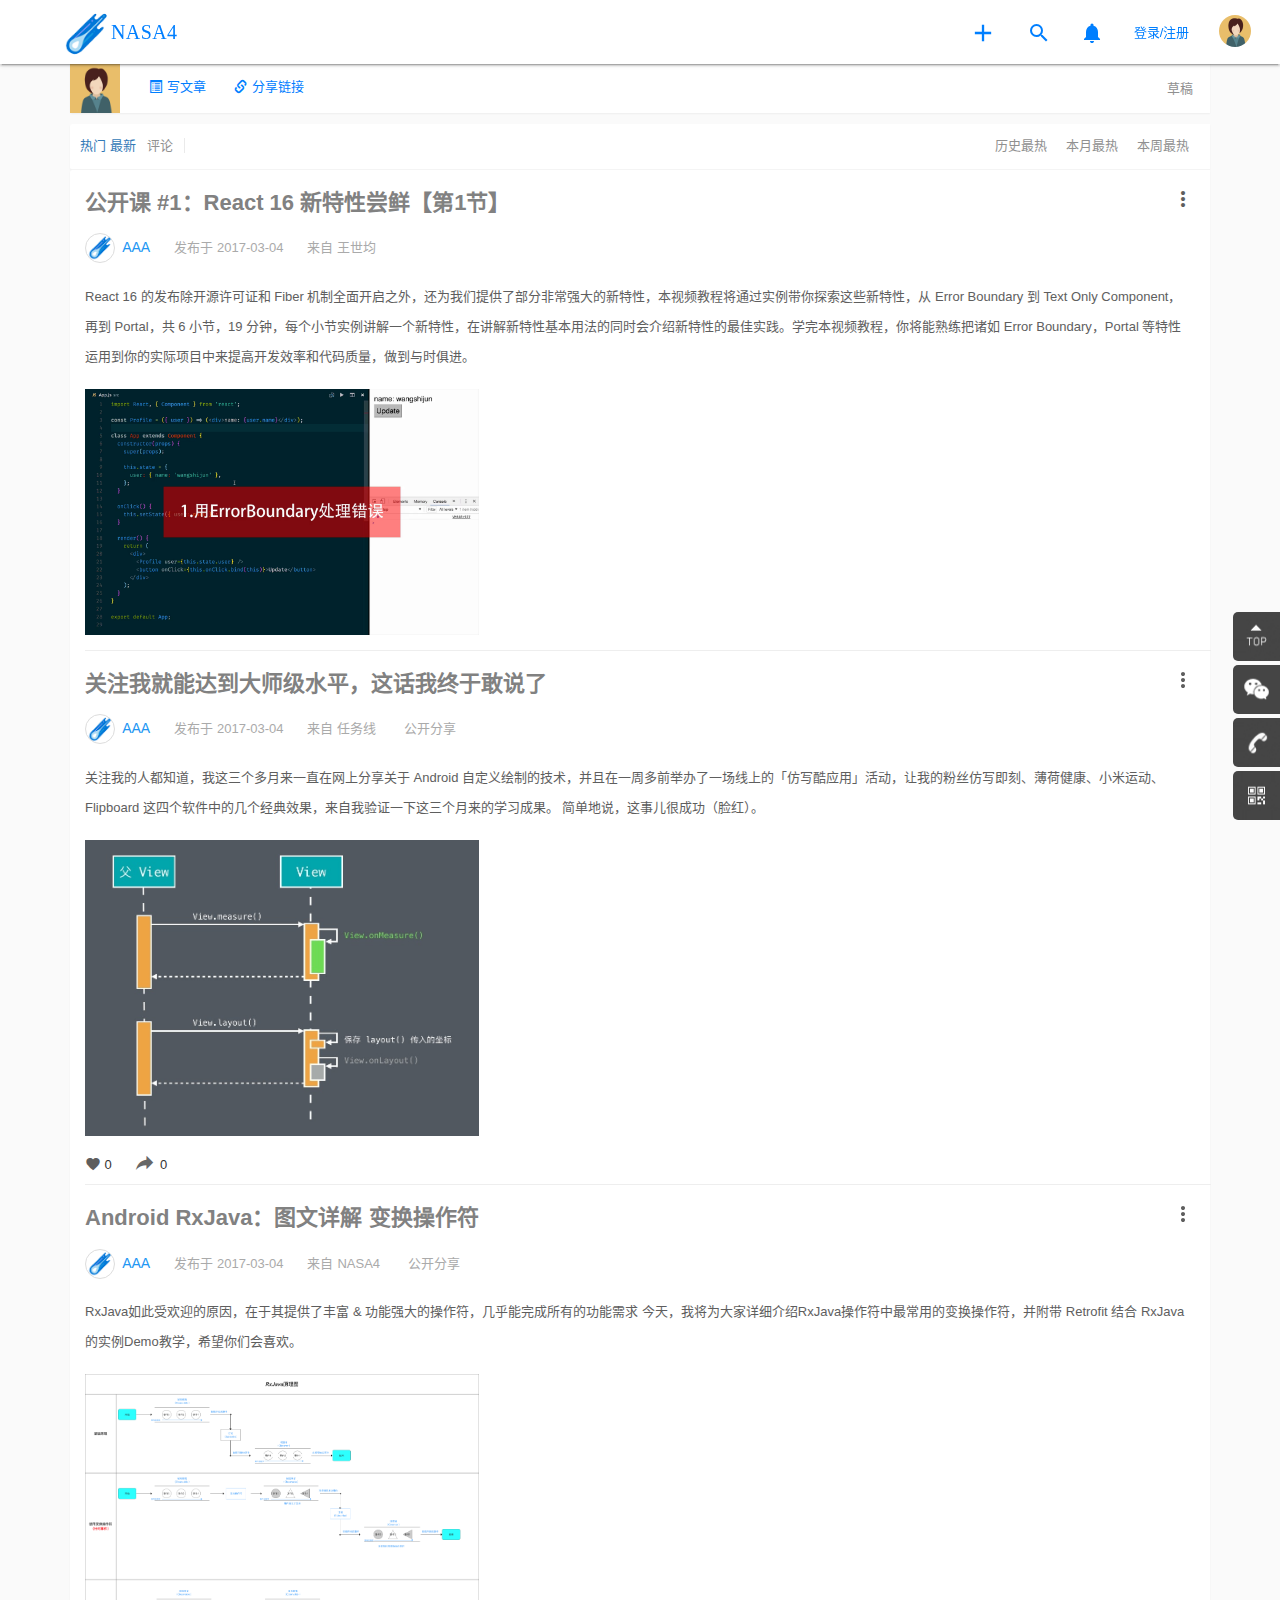
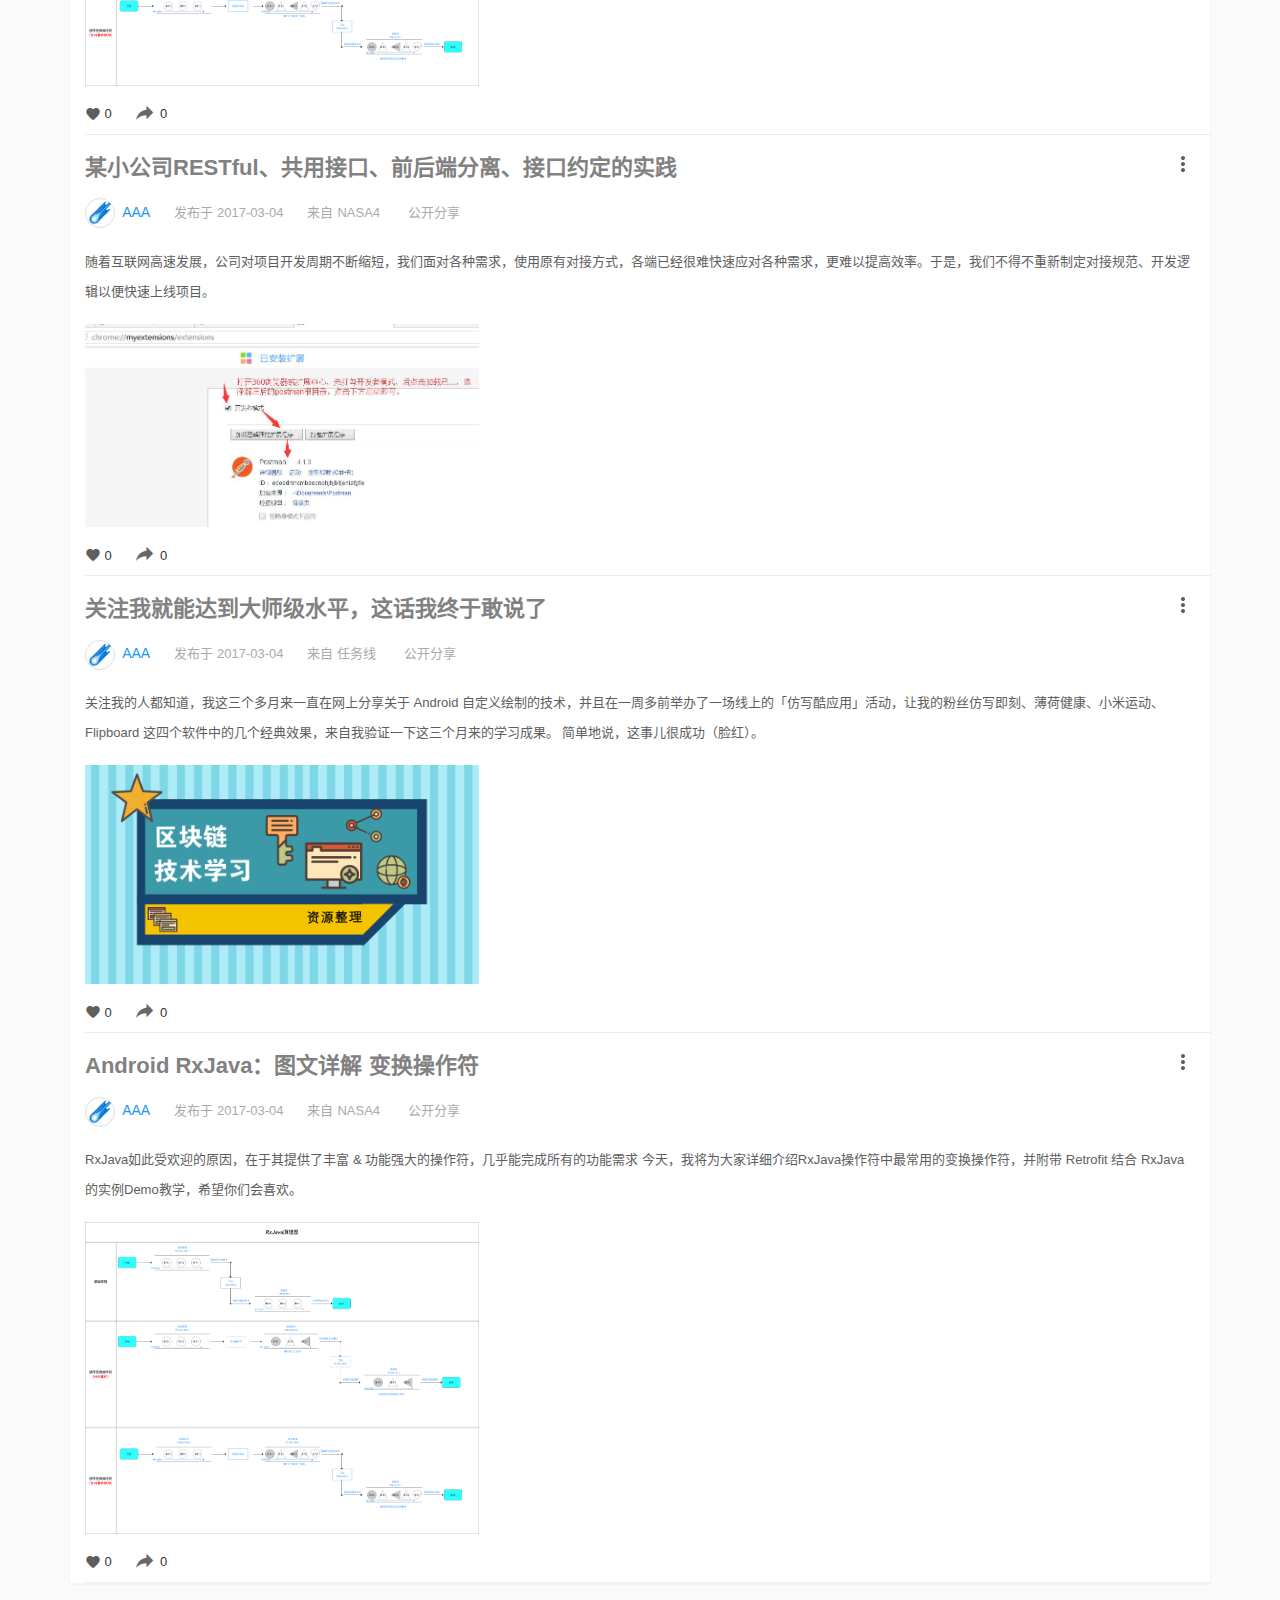
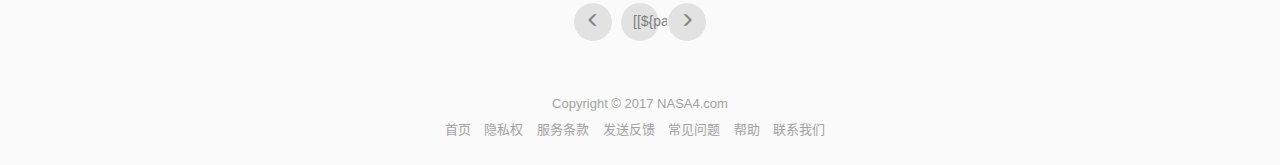
<file: src/main/resources/templates/index.html>
<!DOCTYPE html>
<html lang="zh-CN">
  <head>
    <meta charset="utf-8">
    <meta http-equiv="X-UA-Compatible" content="IE=edge">
    <meta name="viewport" content="width=device-width, initial-scale=1">
    <link rel="icon" type="image/x-icon" href="/images/ys2.png">
    <title>首页 - NASA4</title>

    <link href="../static/css/bootstrap.min.css" rel="stylesheet" th:href="@{/css/bootstrap.min.css}">
    <link href="../static/css/material-icons.css" rel="stylesheet" th:href="@{/css/material-icons.css}">
    <!-- <link rel="stylesheet" href="https://fonts.googleapis.com/icon?family=Material+Icons"> -->
    <link href="../static/css/base.css" rel="stylesheet" th:href="@{/css/base.css}">
    <link href="../static/css/info_detail.css" rel="stylesheet" th:href="@{/css/info_detail.css}">
    <link rel="stylesheet" href="../static/js/messenger/css/messenger.css" th:href="@{/js/messenger/css/messenger.css}">
    <link rel="stylesheet" href="../static/js/messenger/css/messenger-theme-flat.css" th:href="@{/js/messenger/css/messenger-theme-air.css}">

    <!-- HTML5 shim and Respond.js for IE8 support of HTML5 elements and media queries -->
    <!-- WARNING: Respond.js doesn't work if you view the page via file:// -->
    <!--[if lt IE 9]>
      <script src="https://cdn.bootcss.com/html5shiv/3.7.3/html5shiv.min.js"></script>
      <script src="https://cdn.bootcss.com/respond.js/1.4.2/respond.min.js"></script>
    <![endif]-->
  </head>
  <body>
    <div class="header">
      <!-- <div class="drawer_button"><i class="material-icons">menu</i></div> -->
      <div class="layout_header-row">
        <div class="logo"><img class="ys" src="../static/images/ys.png" th:src="@{/images/ys.png}"><a href="javascript:void(0);">NASA4</a>
          </div>
        <ul class="top-menu">  
          <li class="mitem">
          <a class="add-ys " href="../templates/input.html" th:href="@{/input}"><i class="material-icons">add</i></a>
        </li>
          <li class="mitem">
            <a class="mitema" href="javascript:void(0);" id="top-search"><i class="material-icons">search</i></a>
            <div id="top-search-wrap">
              <div class="tsw-inner">
                <i id="top-search-close" class="material-icons">search</i>
                <form><input type="text" name="keyword"></form>
              </div>
            </div>
          </li>
          <li class="mitem has-feedback hidden-xs">
            <a class="mitema" id="notifications" href="javascript:void(0);" data-toggle="dropdown" aria-haspopup="true" aria-expanded="false">
              <i class="material-icons">notifications</i>
            </a>
          </li>
          <!-- <li class="mitem"><a class="mitema" href="javascript:void(0);"><i class="material-icons">comment</i></a></li> -->
          <li class="mitem" th:if="${sessionUser?.id == null}"><a class="mitema" href="javascript:void(0);" th:href="@{/login}"><span>登录/注册</span></a></li><!-- 未登录 -->
          <li class="mitem has-feedback" th:if="${sessionUser?.id != null}"><!-- 已登录 -->
            <a class="mitema" id="top-thisuse" href="javascript:void(0);" data-toggle="dropdown" aria-haspopup="true" aria-expanded="false">
              <img src="../static/images/face14.png" th:src="@{/images/face14.png}" alt="" class="header_userimg"/>
            </a>
            <div class="dropdown-menu dropright dropdown-menu-lg" aria-labelledby="top-thisuse">
              <div id="notifications" class="listview">
                <div class="lv-header"> 个人信息 </div>
                <div class="lv-body" style="min-height: initial;">
                  <div class="myInfo">
                    <div class="myphoto">
                      <div class="userhead" data-type="update_avatar">
                        <a href="javascript:void(0);" style="display:block;"> 
                          <img src="../static/images/face14.png" th:src="@{/images/face14.png}" alt="" width="96px;" height="96px;" /> 
                          <span class="change-userhead">更改</span> 
                        </a> 
                      </div>
                    </div>
                    <div class="myshow">
                      <div class="myname" th:text="${sessionUser?.account}">用户</div>
                      <div class="Email" th:text="还未设置邮箱">123456@qq.com</div>
                      <div class="signature" th:text="还未设置个性签名">这是个性签名</div>

                      <a href="javascript:void(0);" class="btn btn-primary">我的账户</a>
                      <a href="javascript:void(0);" class="btn btn-default">设置</a>
                    </div>
                  </div>
                </div>
                <a href="javascript:void(0);" th:href="@{/logout (reload=${url})}" class="lv-footer m-t-10 loginOut" id="JLogout">退出</a> 
              </div>
            </div>
          </li>
        </ul>
      </div>
    </div>

    <!-- <div class="layout_drawer">左侧滑
      <ul class="drawer-menu">
        <li class="on"><a href="javascript:void(0);"><i class="material-icons">home</i>首页</a></li>
        <li><a href="javascript:void(0);"><i class="material-icons">description</i>专栏</a></li>
        <li><a href="javascript:void(0);"><i class="material-icons">photo</i>收藏集</a></li>
        <li><a href="javascript:void(0);"><i class="material-icons">open_with</i>开源库</a></li>
        <hr>
        <li><a href="javascript:void(0);"><i class="material-icons">star</i>我关注的</a></li>
        <li><a href="javascript:void(0);"><i class="material-icons">desktop_mac</i>前端</a></li>
       <li><a href="javascript:void(0);"><i class="material-icons">palette</i>设计</a></li>
        <li><a href="javascript:void(0);"><i class="material-icons">poll</i>产品</a></li>
      </ul>
    </div> -->
    <div class="layout_obfuscator"></div><!--左侧滑时的蒙板-->

    <div class="main">
        <div class="container">
          <div class="row">
            <div class="col-md-12">
<div class="ys-left-img">
 <img  class="ye-img"src="../static/images/face14.png" th:src="@{/images/face14.png}">
 <span class="ya-write"><a href="../templates/input.html" th:href="@{/input}"><span class="glyphicon glyphicon-list-alt" aria-hidden="true"></span>写文章</a></span>
 <span class="ya-ace"><a href="javascript:void(0);"><span class="glyphicon glyphicon-link" aria-hidden="true"></span>分享链接</a></span>
 <a href="javascript:void(0);"><span class="ya-right">草稿</span></a>
</div>
<div class="ys-body">
 <span th:class="${url eq '/' or url eq '/index'} ? 'ya-write okk' : 'ya-ace woo'"><a href="/">热门</a></span>
 <span th:class="${url eq '/index/newest'} ? 'ya-write okk' : 'ya-ace woo'"><a href="/index/newest">最新</a></span>
 <span class="ya-ace woo"><a href="/comment">评论</a></span>
 <span class="ya-ace woo riggt"><a href="javascript:void(0);">本周最热</a></span>
 <span class="ya-ace woo riggt"><a href="javascript:void(0);">本月最热</a></span>
 <span class="ya-ace woo riggt"><a href="javascript:void(0);">历史最热</a></span>

</div>
      <div class="ys-body-weeo">
            <div class="info_detail container">
      <div class="row" th:remove="all-but-first">
        <div class="col-md-12" th:each="note,row:${ps?.content}">
          <div class="lv-header-alt clearfix">
            <div class="lvh-label">
              <a href="../templates/show.html" th:href="@{/note/{id} (id = ${note?.id})}" class="doqqu"><strong th:text="${note?.title}">公开课 #1：React 16 新特性尝鲜【第1节】</strong></a>
              <div class="author">
                <div class="img-div"><img src="../static/images/ys.png" th:src="@{/images/ys.png}" alt=""></div>
                <a href="javascript:void(0);" th:text="${note?.user?.account}">AAA</a>
                <em>发布于</em><span th:text="${note?.prettyCreateTime()}">2017-03-04</span>
                <em>来自</em><span th:text="${note?.user?.account}">王世均</span>
                <!-- <em></em><span>公开分享</span> -->
              </div>
            </div>
            <div class="detailMenu">
              <ul class="actions right-menu">
                <li class="dropdown action-show"><a href="javascript:void(0);" data-toggle="dropdown" aria-expanded="false"><i class="material-icons">more_vert</i></a>
                  <ul class="dropdown-menu dropdown-menu-right">
                    <li><a th:href="@{/note/{id} (id = ${note?.id})}" title="该信息的详情">该信息的详情</a></li>
                    <li th:if="${sessionUserId eq note?.user?.id}"><a href="javascript:void(0);" th:data-delete="|/note/${note?.id}|" title="删除">删除</a></li>
                    <li th:if="${sessionUserId eq note?.user?.id}"><a th:href="@{/edit/{id} (id=${note?.id})}" title="修改">修改</a></li>
                  </ul>
                </li>
              </ul>
            </div>
            <div class="card-contant">
              <div class="card-body card-padding">
                <div name="infobody" class="Jcontent">
                    <p class="Jtext"></p>
                    <p class="writing" th:text="${note?.description}">
                       React 16 的发布除开源许可证和 Fiber 机制全面开启之外，还为我们提供了部分非常强大的新特性，本视频教程将通过实例带你探索这些新特性，从 Error Boundary 到 Text Only Component，再到 Portal，共 6 小节，19 分钟，每个小节实例讲解一个新特性，在讲解新特性基本用法的同时会介绍新特性的最佳实践。学完本视频教程，你将能熟练把诸如 Error Boundary，Portal 等特性运用到你的实际项目中来提高开发效率和代码质量，做到与时俱进。 
                    </p><span><img class="ys-staic" src="../static/images/banner.jpg" th:src="${note?.image}"></span>
                    <p></p>
                </div>
                <!-- <ul class="wall-attrs clearfix list-inline list-unstyled">
                  <li class="wa-stats"> <span><i class="material-icons">favorite</i> 0</span> <span data-type="info" title="我喜欢" name="Jilike" class="direction">
                    <i class="material-icons reply">reply</i> 0</span> 
                  </li>
                </ul> -->
              </div>
            </div>
          </div>

        </div>
         <div class="col-md-12">
          <div class="lv-header-alt clearfix">
            <div class="lvh-label">
              <a href="../templates/show.html" th:href="@{/show}" class="doqqu"><strong>关注我就能达到大师级水平，这话我终于敢说了</strong></a>
              <div class="author">
                <div class="img-div"><img src="../static/images/ys.png" th:src="@{/images/ys.png}" alt=""></div>
                <a href="javascript:void(0);">AAA</a>
                <em>发布于</em><span>2017-03-04</span>
                <em>来自</em><span>任务线</span>
                <em></em><span>公开分享</span>
              </div>
            </div>
            <div class="detailMenu">
              <ul class="actions right-menu">
                <li class="dropdown action-show"><a href="javascript:void(0);" data-toggle="dropdown" aria-expanded="false"><i class="material-icons">more_vert</i></a>
                  <ul class="dropdown-menu dropdown-menu-right">
                    <li><a href="" title="该信息的详情">该信息的详情</a></li>
                    <li><a href="" title="删除">删除</a></li>
                    <li><a href="" title="修改">修改</a></li>
                  </ul>
                </li>
              </ul>
            </div>
            <div class="card-contant">
              <div class="card-body card-padding">
                <div name="infobody" class="Jcontent">
                    <p class="Jtext"></p>
                    <p class="writing">
                      关注我的人都知道，我这三个多月来一直在网上分享关于 Android 自定义绘制的技术，并且在一周多前举办了一场线上的「仿写酷应用」活动，让我的粉丝仿写即刻、薄荷健康、小米运动、Flipboard 这四个软件中的几个经典效果，来自我验证一下这三个月来的学习成果。
简单地说，这事儿很成功（脸红）。
                    </p><span><img class="ys-staic" src="../static/images/banner3.jpeg" th:src="@{/images/banner3.jpeg}"></span>       
                    <p></p>
                </div>
                <ul class="wall-attrs clearfix list-inline list-unstyled">
                  <li class="wa-stats"> <span><i class="material-icons">favorite</i> 0</span> <span data-type="info" title="我喜欢" name="Jilike" class="direction">
                    <i class="material-icons reply">reply</i> 0</span> 
                  </li>
                </ul>
              </div>
            </div>
          </div>
          
        </div>
        <div class="col-md-12">
          <div class="lv-header-alt clearfix">
            <div class="lvh-label">
              <a href="../templates/show.html" th:href="@{/show}" class="doqqu"><strong>Android RxJava：图文详解 变换操作符</strong></a>
              <div class="author">
                <div class="img-div"><img src="../static/images/ys.png" th:src="@{/images/ys.png}" alt=""></div>
                <a href="javascript:void(0);">AAA</a>
                <em>发布于</em><span>2017-03-04</span>
                <em>来自</em><span>NASA4</span>
                <em></em><span>公开分享</span>
              </div>
            </div>
            <div class="detailMenu">
              <ul class="actions right-menu">
                <li class="dropdown action-show"><a href="javascript:void(0);" data-toggle="dropdown" aria-expanded="false"><i class="material-icons">more_vert</i></a>
                  <ul class="dropdown-menu dropdown-menu-right">
                    <li><a href="" title="该信息的详情">该信息的详情</a></li>
                    <li><a href="" title="删除">删除</a></li>
                    <li><a href="" title="修改">修改</a></li>
                  </ul>
                </li>
              </ul>
            </div>
            <div class="card-contant">
              <div class="card-body card-padding">
                <div name="infobody" class="Jcontent">
                    <p class="Jtext"></p>
                    <p class="writing">
                       RxJava如此受欢迎的原因，在于其提供了丰富 & 功能强大的操作符，几乎能完成所有的功能需求
今天，我将为大家详细介绍RxJava操作符中最常用的变换操作符，并附带 Retrofit 结合 RxJava的实例Demo教学，希望你们会喜欢。
                    </p><span><img class="ys-staic" src="../static/images/banner3.jpg" th:src="@{/images/banner3.jpg}"></span>       
                    <p></p>
                </div>
                <ul class="wall-attrs clearfix list-inline list-unstyled">
                  <li class="wa-stats"> <span><i class="material-icons">favorite</i> 0</span> <span data-type="info" title="我喜欢" name="Jilike" class="direction">
                    <i class="material-icons reply">reply</i> 0</span> 
                  </li>
                </ul>
              </div>
            </div>
          </div>
          
        </div>
        <div class="col-md-12">
          <div class="lv-header-alt clearfix">
            <div class="lvh-label">
              <a href="../templates/show.html" th:href="@{/show}" class="doqqu"><strong>某小公司RESTful、共用接口、前后端分离、接口约定的实践</strong></a>
              <div class="author">
                <div class="img-div"><img src="../static/images/ys.png" th:src="@{/images/ys.png}" alt=""></div>
                <a href="javascript:void(0);">AAA</a>
                <em>发布于</em><span>2017-03-04</span>
                <em>来自</em><span>NASA4</span>
                <em></em><span>公开分享</span>
              </div>
            </div>
            <div class="detailMenu">
              <ul class="actions right-menu">
                <li class="dropdown action-show"><a href="javascript:void(0);" data-toggle="dropdown" aria-expanded="false"><i class="material-icons">more_vert</i></a>
                  <ul class="dropdown-menu dropdown-menu-right">
                    <li><a href="" title="该信息的详情">该信息的详情</a></li>
                    <li><a href="" title="删除">删除</a></li>
                    <li><a href="" title="修改">修改</a></li>
                  </ul>
                </li>
              </ul>
            </div>
            <div class="card-contant">
              <div class="card-body card-padding">
                <div name="infobody" class="Jcontent">
                    <p class="Jtext"></p>
                    <p class="writing">
                       随着互联网高速发展，公司对项目开发周期不断缩短，我们面对各种需求，使用原有对接方式，各端已经很难快速应对各种需求，更难以提高效率。于是，我们不得不重新制定对接规范、开发逻辑以便快速上线项目。
                    </p><span><img class="ys-staic" src="../static/images/banner4.jpeg" th:src="@{/images/banner4.jpeg}"></span>       
                    <p></p>
                </div>
                <ul class="wall-attrs clearfix list-inline list-unstyled">
                  <li class="wa-stats"> <span><i class="material-icons">favorite</i> 0</span> <span data-type="info" title="我喜欢" name="Jilike" class="direction">
                    <i class="material-icons reply">reply</i> 0</span> 
                  </li>
                </ul>
              </div>
            </div>
          </div>
          
        </div>
        <div class="col-md-12">
          <div class="lv-header-alt clearfix">
            <div class="lvh-label">
              <a href="../templates/show.html" th:href="@{/show}" class="doqqu"><strong>关注我就能达到大师级水平，这话我终于敢说了</strong></a>
              <div class="author">
                <div class="img-div"><img src="../static/images/ys.png" th:src="@{/images/ys.png}" alt=""></div>
                <a href="javascript:void(0);">AAA</a>
                <em>发布于</em><span>2017-03-04</span>
                <em>来自</em><span>任务线</span>
                <em></em><span>公开分享</span>
              </div>
            </div>
            <div class="detailMenu">
              <ul class="actions right-menu">
                <li class="dropdown action-show"><a href="javascript:void(0);" data-toggle="dropdown" aria-expanded="false"><i class="material-icons">more_vert</i></a>
                  <ul class="dropdown-menu dropdown-menu-right">
                    <li><a href="" title="该信息的详情">该信息的详情</a></li>
                    <li><a href="" title="删除">删除</a></li>
                    <li><a href="" title="修改">修改</a></li>
                  </ul>
                </li>
              </ul>
            </div>
            <div class="card-contant">
              <div class="card-body card-padding">
                <div name="infobody" class="Jcontent">
                    <p class="Jtext"></p>
                    <p class="writing">
                      关注我的人都知道，我这三个多月来一直在网上分享关于 Android 自定义绘制的技术，并且在一周多前举办了一场线上的「仿写酷应用」活动，让我的粉丝仿写即刻、薄荷健康、小米运动、Flipboard 这四个软件中的几个经典效果，来自我验证一下这三个月来的学习成果。
简单地说，这事儿很成功（脸红）。
                    </p><span><img class="ys-staic" src="../static/images/banner6.jpg" th:src="@{/images/banner6.jpg}"></span>       
                    <p></p>
                </div>
                <ul class="wall-attrs clearfix list-inline list-unstyled">
                  <li class="wa-stats"> <span><i class="material-icons">favorite</i> 0</span> <span data-type="info" title="我喜欢" name="Jilike" class="direction">
                    <i class="material-icons reply">reply</i> 0</span> 
                  </li>
                </ul>
              </div>
            </div>
          </div>
          
        </div>
        <div class="col-md-12">
          <div class="lv-header-alt clearfix ysdupp">
            <div class="lvh-label">
              <a href="../templates/show.html" th:href="@{/show}" class="doqqu"><strong>Android RxJava：图文详解 变换操作符</strong></a>
              <div class="author">
                <div class="img-div"><img src="../static/images/ys.png" th:src="@{/images/ys.png}" alt=""></div>
                <a href="javascript:void(0);">AAA</a>
                <em>发布于</em><span>2017-03-04</span>
                <em>来自</em><span>NASA4</span>
                <em></em><span>公开分享</span>
              </div>
            </div>
            <div class="detailMenu">
              <ul class="actions right-menu">
                <li class="dropdown action-show"><a href="javascript:void(0);" data-toggle="dropdown" aria-expanded="false"><i class="material-icons">more_vert</i></a>
                  <ul class="dropdown-menu dropdown-menu-right">
                    <li><a href="" title="该信息的详情">该信息的详情</a></li>
                    <li><a href="" title="删除">删除</a></li>
                    <li><a href="" title="修改">修改</a></li>
                  </ul>
                </li>
              </ul>
            </div>
            <div class="card-contant">
              <div class="card-body card-padding">
                <div name="infobody" class="Jcontent">
                    <p class="Jtext"></p>
                    <p class="writing">
                       RxJava如此受欢迎的原因，在于其提供了丰富 & 功能强大的操作符，几乎能完成所有的功能需求
今天，我将为大家详细介绍RxJava操作符中最常用的变换操作符，并附带 Retrofit 结合 RxJava的实例Demo教学，希望你们会喜欢。
                    </p><span><img class="ys-staic" src="../static/images/banner3.jpg" th:src="@{/images/banner3.jpg}"></span>       
                    <p></p>
                </div>
                <ul class="wall-attrs clearfix list-inline list-unstyled">
                  <li class="wa-stats"> <span><i class="material-icons">favorite</i> 0</span> <span data-type="info" title="我喜欢" name="Jilike" class="direction">
                    <i class="material-icons reply">reply</i> 0</span> 
                  </li>
                </ul>
              </div>
            </div>
          </div>
          
        </div>

      </div>

    </div>

      </div>
       <div class="col-md-12 text-center" th:if="${0 lt ps?.totalPages}">
          <ul class="pagination">
            <li th:class="${ps?.first} ? 'disabled'">
              <a href="javascript:void(0);" th:data-page="|?page=${ps?.number - 1}|" aria-label="上一页">
                <span class="glyphicon glyphicon-menu-left" aria-hidden="true"></span>
              </a>
            </li>
            <li th:each="page:${#numbers.sequence(1,ps?.totalPages)}" th:class="${ps?.number == page-1} ? 'active'">
              <a th:href="@{/ (page=${page-1})}">[[${page}]]
                <span class="sr-only">(current)</span>
              </a>
            </li>
              <li th:class="${ps?.last} ? 'disabled'">
              <a href="javascript:void(0);" th:data-page="|?page=${ps?.number + 1}|" aria-label="下一页">
                <span class="glyphicon glyphicon-menu-right" aria-hidden="true"></span>
              </a>
            </li>
          </ul>
        </div>
    </div>
            </div>
            </div>

<div id="leftsead">
  <ul>
       <li>
      <a id="top_btn">
        <img src="../static/images/ll06.png" th:src="@{/images/ll06.png}" width="47" height="49" class="hides"/>
        <img src="../static/images/l06.png" th:src="@{/images/l06.png}" width="47" height="49" class="shows" />
      </a>
    </li>

    <li>
      <a href="">
        <img src="../static/images/ll03.png" th:src="@{/images/ll03.png}"  width="47" height="49" class="hides"/>
        <img src="../static/images/l03.png" th:src="@{/images/l03.png}" width="47" height="49" class="shows" />
      </a>
    </li>

    <li>
      <a href="">
          <img src="../static/images/ll02.png" th:src="@{/images/ll02.png}" width="166" height="49" class="hides"/>
        <img src="../static/images/l04.png" th:src="@{/images/l04.png}" width="47" height="49" class="shows" />
      </a>
    </li>

    <li>
      <a class="youhui">
        <img src="../static/images/l02.png" th:src="@{/images/l02.png}" width="47" height="49" class="shows" />
        <img src="../static/images/zfew.jpg" th:src="@{/images/zfew.jpg}" width="196" height="205" class="hides" usemap="#taklhtml"/>
      </a>
    </li>
  
  
  
  </ul>
</div>
    </div><!--main end-->

    <div class="footer">
      Copyright © 2017 NASA4.com
      <ul class="f-menu">

          <li><a href="javascript:void(0);">首页</a></li>
          <li><a href="javascript:void(0);">隐私权</a></li>
          <li><a href="javascript:void(0);">服务条款</a></li>
          <li><a href="javascript:void(0);">发送反馈</a></li>
          <li><a href="javascript:void(0);">常见问题</a></li>
          <li><a href="javascript:void(0);">帮助</a></li>
          <li><a href="javascript:void(0);">联系我们</a></li>
       </ul>
    </div>

    <!-- <div style="height:1000px;"></div> -->


    <script src="../static/js/jquery-1.11.3.min.js" th:src="@{/js/jquery-1.11.3.min.js}"></script>
    <script src="../static/js/bootstrap.min.js" th:src="@{/js/bootstrap.min.js}"></script>
    <script src="../static/js/main.js" th:src="@{/js/main.js}"></script>
    <script src="../static/js/messenger/js/messenger.min.js" th:src="@{/js/messenger/js/messenger.min.js}"></script>
    <script src="../static/js/messenger/js/messenger-theme-flat.js" th:src="@{/js/messenger/js/messenger-theme-flat.js}"></script>
    <script src="../static/js/base.js" th:src="@{/js/base.js}"></script>
    <script type="text/javascript">
    $(function(){
    	$(document).ready(function(){

    		  $("#leftsead a").hover(function(){
    		    if($(this).prop("className")=="youhui"){
    		      $(this).children("img.hides").show();
    		    }else{
    		      $(this).children("img.hides").show();
    		      $(this).children("img.shows").hide();
    		      $(this).children("img.hides").animate({marginRight:'0px'},'slow'); 
    		    }
    		  },function(){ 
    		    if($(this).prop("className")=="youhui"){
    		      $(this).children("img.hides").hide('slow');
    		    }else{
    		      $(this).children("img.hides").animate({marginRight:'-143px'},'slow',function(){$(this).hide();$(this).next("img.shows").show();});
    		    }
    		  });

    		  $("#top_btn").click(function(){if(scroll=="off") return;$("html,body").animate({scrollTop: 0}, 600);});

    		});
    	
    	$(document).on("click", "[data-page]", function(){
    		var disabled = $(this).parent("li").attr("class");
    		if(disabled != "disabled") {
    			window.location.href = $(this).data("page");
    		}
    	})
    })

</script>
  </body>
</html>
</file>
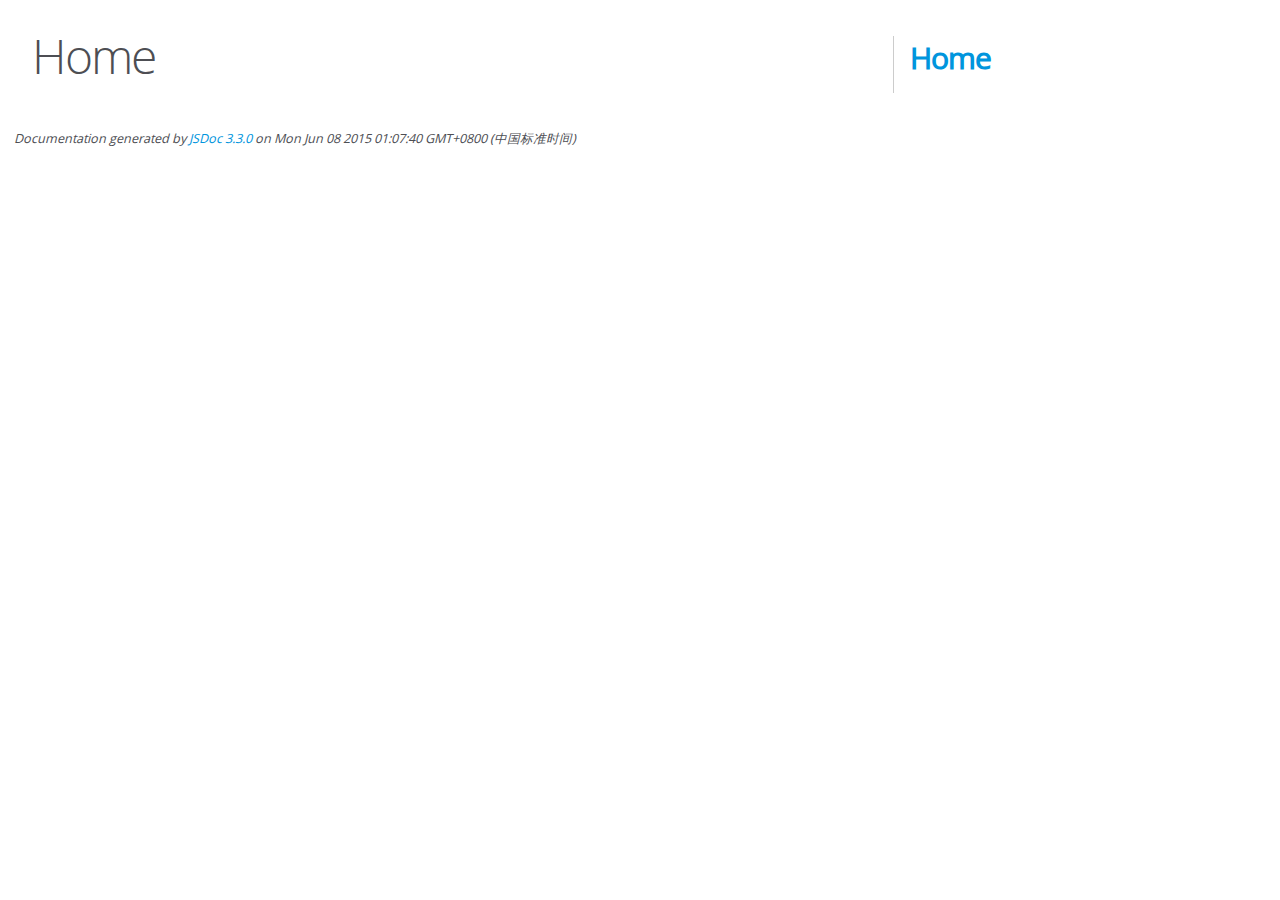
<file: src/main/resources/static/js/editormd/docs/index.html>
<!DOCTYPE html>
<html lang="en">
<head>
    <meta charset="utf-8">
    <title>JSDoc: Home</title>

    <script src="scripts/prettify/prettify.js"> </script>
    <script src="scripts/prettify/lang-css.js"> </script>
    <!--[if lt IE 9]>
      <script src="//html5shiv.googlecode.com/svn/trunk/html5.js"></script>
    <![endif]-->
    <link type="text/css" rel="stylesheet" href="styles/prettify-tomorrow.css">
    <link type="text/css" rel="stylesheet" href="styles/jsdoc-default.css">
</head>

<body>

<div id="main">

    <h1 class="page-title">Home</h1>

    



    


    <h3> </h3>










    









</div>

<nav>
    <h2><a href="index.html">Home</a></h2>
</nav>

<br class="clear">

<footer>
    Documentation generated by <a href="https://github.com/jsdoc3/jsdoc">JSDoc 3.3.0</a> on Mon Jun 08 2015 01:07:40 GMT+0800 (中国标准时间)
</footer>

<script> prettyPrint(); </script>
<script src="scripts/linenumber.js"> </script>
</body>
</html>
</file>
<file: src/main/resources/static/js/editormd/docs/styles/prettify-tomorrow.css>
/* Tomorrow Theme */
/* Original theme - https://github.com/chriskempson/tomorrow-theme */
/* Pretty printing styles. Used with prettify.js. */
/* SPAN elements with the classes below are added by prettyprint. */
/* plain text */
.pln {
  color: #4d4d4c; }

@media screen {
  /* string content */
  .str {
    color: #718c00; }

  /* a keyword */
  .kwd {
    color: #8959a8; }

  /* a comment */
  .com {
    color: #8e908c; }

  /* a type name */
  .typ {
    color: #4271ae; }

  /* a literal value */
  .lit {
    color: #f5871f; }

  /* punctuation */
  .pun {
    color: #4d4d4c; }

  /* lisp open bracket */
  .opn {
    color: #4d4d4c; }

  /* lisp close bracket */
  .clo {
    color: #4d4d4c; }

  /* a markup tag name */
  .tag {
    color: #c82829; }

  /* a markup attribute name */
  .atn {
    color: #f5871f; }

  /* a markup attribute value */
  .atv {
    color: #3e999f; }

  /* a declaration */
  .dec {
    color: #f5871f; }

  /* a variable name */
  .var {
    color: #c82829; }

  /* a function name */
  .fun {
    color: #4271ae; } }
/* Use higher contrast and text-weight for printable form. */
@media print, projection {
  .str {
    color: #060; }

  .kwd {
    color: #006;
    font-weight: bold; }

  .com {
    color: #600;
    font-style: italic; }

  .typ {
    color: #404;
    font-weight: bold; }

  .lit {
    color: #044; }

  .pun, .opn, .clo {
    color: #440; }

  .tag {
    color: #006;
    font-weight: bold; }

  .atn {
    color: #404; }

  .atv {
    color: #060; } }
/* Style */
/*
pre.prettyprint {
  background: white;
  font-family: Consolas, Monaco, 'Andale Mono', monospace;
  font-size: 12px;
  line-height: 1.5;
  border: 1px solid #ccc;
  padding: 10px; }
*/

/* Specify class=linenums on a pre to get line numbering */
ol.linenums {
  margin-top: 0;
  margin-bottom: 0; }

/* IE indents via margin-left */
li.L0,
li.L1,
li.L2,
li.L3,
li.L4,
li.L5,
li.L6,
li.L7,
li.L8,
li.L9 {
  /* */ }

/* Alternate shading for lines */
li.L1,
li.L3,
li.L5,
li.L7,
li.L9 {
  /* */ }
</file>
<file: src/main/resources/static/js/editormd/docs/styles/jsdoc-default.css>
@font-face {
    font-family: 'Open Sans';
    font-weight: normal;
    font-style: normal;
    src: url('../fonts/OpenSans-Regular-webfont.eot');
    src:
        local('Open Sans'),
        local('OpenSans'),
        url('../fonts/OpenSans-Regular-webfont.eot?#iefix') format('embedded-opentype'),
        url('../fonts/OpenSans-Regular-webfont.woff') format('woff'),
        url('../fonts/OpenSans-Regular-webfont.svg#open_sansregular') format('svg');
}

@font-face {
    font-family: 'Open Sans Light';
    font-weight: normal;
    font-style: normal;
    src: url('../fonts/OpenSans-Light-webfont.eot');
    src:
        local('Open Sans Light'),
        local('OpenSans Light'),
        url('../fonts/OpenSans-Light-webfont.eot?#iefix') format('embedded-opentype'),
        url('../fonts/OpenSans-Light-webfont.woff') format('woff'),
        url('../fonts/OpenSans-Light-webfont.svg#open_sanslight') format('svg');
}

html
{
    overflow: auto;
    background-color: #fff;
    font-size: 14px;
}

body
{
    font-family: 'Open Sans', sans-serif;
    line-height: 1.5;
    color: #4d4e53;
    background-color: white;
}

a, a:visited, a:active {
    color: #0095dd;
    text-decoration: none;
}

a:hover {
    text-decoration: underline;
}

header
{
    display: block;
    padding: 0px 4px;
}

tt, code, kbd, samp {
    font-family: Consolas, Monaco, 'Andale Mono', monospace;
}

.class-description {
    font-size: 130%;
    line-height: 140%;
    margin-bottom: 1em;
    margin-top: 1em;
}

.class-description:empty {
    margin: 0;
}

#main {
    float: left;
    width: 70%;
}

article dl {
    margin-bottom: 40px;
}

section
{
    display: block;
    background-color: #fff;
    padding: 12px 24px;
    border-bottom: 1px solid #ccc;
    margin-right: 30px;
}

.variation {
    display: none;
}

.signature-attributes {
    font-size: 60%;
    color: #aaa;
    font-style: italic;
    font-weight: lighter;
}

nav
{
    display: block;
    float: right;
    margin-top: 28px;
    width: 30%;
    box-sizing: border-box;
    border-left: 1px solid #ccc;
    padding-left: 16px;
}

nav ul {
    font-family: 'Lucida Grande', 'Lucida Sans Unicode', arial, sans-serif;
    font-size: 100%;
    line-height: 17px;
    padding: 0;
    margin: 0;
    list-style-type: none;
}

nav ul a, nav ul a:visited, nav ul a:active {
    font-family: Consolas, Monaco, 'Andale Mono', monospace;
    line-height: 18px;
    color: #4D4E53;
}

nav h3 {
    margin-top: 12px;
}

nav li {
    margin-top: 6px;
}

footer {
    display: block;
    padding: 6px;
    margin-top: 12px;
    font-style: italic;
    font-size: 90%;
}

h1, h2, h3, h4 {
    font-weight: 200;
    margin: 0;
}

h1
{
    font-family: 'Open Sans Light', sans-serif;
    font-size: 48px;
    letter-spacing: -2px;
    margin: 12px 24px 20px;
}

h2, h3
{
    font-size: 30px;
    font-weight: 700;
    letter-spacing: -1px;
    margin-bottom: 12px;
}

h4
{
    font-size: 18px;
    letter-spacing: -0.33px;
    margin-bottom: 12px;
    color: #4d4e53;
}

h5, .container-overview .subsection-title
{
    font-size: 120%;
    font-weight: bold;
    letter-spacing: -0.01em;
    margin: 8px 0 3px 0;
}

h6
{
    font-size: 100%;
    letter-spacing: -0.01em;
    margin: 6px 0 3px 0;
    font-style: italic;
}

.ancestors { color: #999; }
.ancestors a
{
    color: #999 !important;
    text-decoration: none;
}

.clear
{
    clear: both;
}

.important
{
    font-weight: bold;
    color: #950B02;
}

.yes-def {
    text-indent: -1000px;
}

.type-signature {
    color: #aaa;
}

.name, .signature {
    font-family: Consolas, Monaco, 'Andale Mono', monospace;
}

.details { margin-top: 14px; border-left: 2px solid #DDD; }
.details dt { width: 120px; float: left; padding-left: 10px;  padding-top: 6px; }
.details dd { margin-left: 70px; }
.details ul { margin: 0; }
.details ul { list-style-type: none; }
.details li { margin-left: 30px; padding-top: 6px; }
.details pre.prettyprint { margin: 0 }
.details .object-value { padding-top: 0; }

.description {
    margin-bottom: 1em;
    margin-top: 1em;
}

.code-caption
{
    font-style: italic;
    font-size: 107%;
    margin: 0;
}

.prettyprint
{
    border: 1px solid #ddd;
    width: 80%;
    overflow: auto;
}

.prettyprint.source {
    width: inherit;
}

.prettyprint code
{
    font-size: 100%;
    line-height: 18px;
    display: block;
    padding: 4px 12px;
    margin: 0;
    background-color: #fff;
    color: #4D4E53;
}

.prettyprint code span.line
{
  display: inline-block;
}

.prettyprint.linenums
{
  padding-left: 70px;
  -webkit-user-select: none;
  -moz-user-select: none;
  -ms-user-select: none;
  user-select: none;
}

.prettyprint.linenums ol
{
  padding-left: 0;
}

.prettyprint.linenums li
{
  border-left: 3px #ddd solid;
}

.prettyprint.linenums li.selected,
.prettyprint.linenums li.selected *
{
  background-color: lightyellow;
}

.prettyprint.linenums li *
{
  -webkit-user-select: text;
  -moz-user-select: text;
  -ms-user-select: text;
  user-select: text;
}

.params, .props
{
    border-spacing: 0;
    border: 0;
    border-collapse: collapse;
}

.params .name, .props .name, .name code {
    color: #4D4E53;
    font-family: Consolas, Monaco, 'Andale Mono', monospace;
    font-size: 100%;
}

.params td, .params th, .props td, .props th
{
    border: 1px solid #ddd;
    margin: 0px;
    text-align: left;
    vertical-align: top;
    padding: 4px 6px;
    display: table-cell;
}

.params thead tr, .props thead tr
{
    background-color: #ddd;
    font-weight: bold;
}

.params .params thead tr, .props .props thead tr
{
    background-color: #fff;
    font-weight: bold;
}

.params th, .props th { border-right: 1px solid #aaa; }
.params thead .last, .props thead .last { border-right: 1px solid #ddd; }

.params td.description > p:first-child,
.props td.description > p:first-child
{
    margin-top: 0;
    padding-top: 0;
}

.params td.description > p:last-child,
.props td.description > p:last-child
{
    margin-bottom: 0;
    padding-bottom: 0;
}

.disabled {
    color: #454545;
}
</file>
